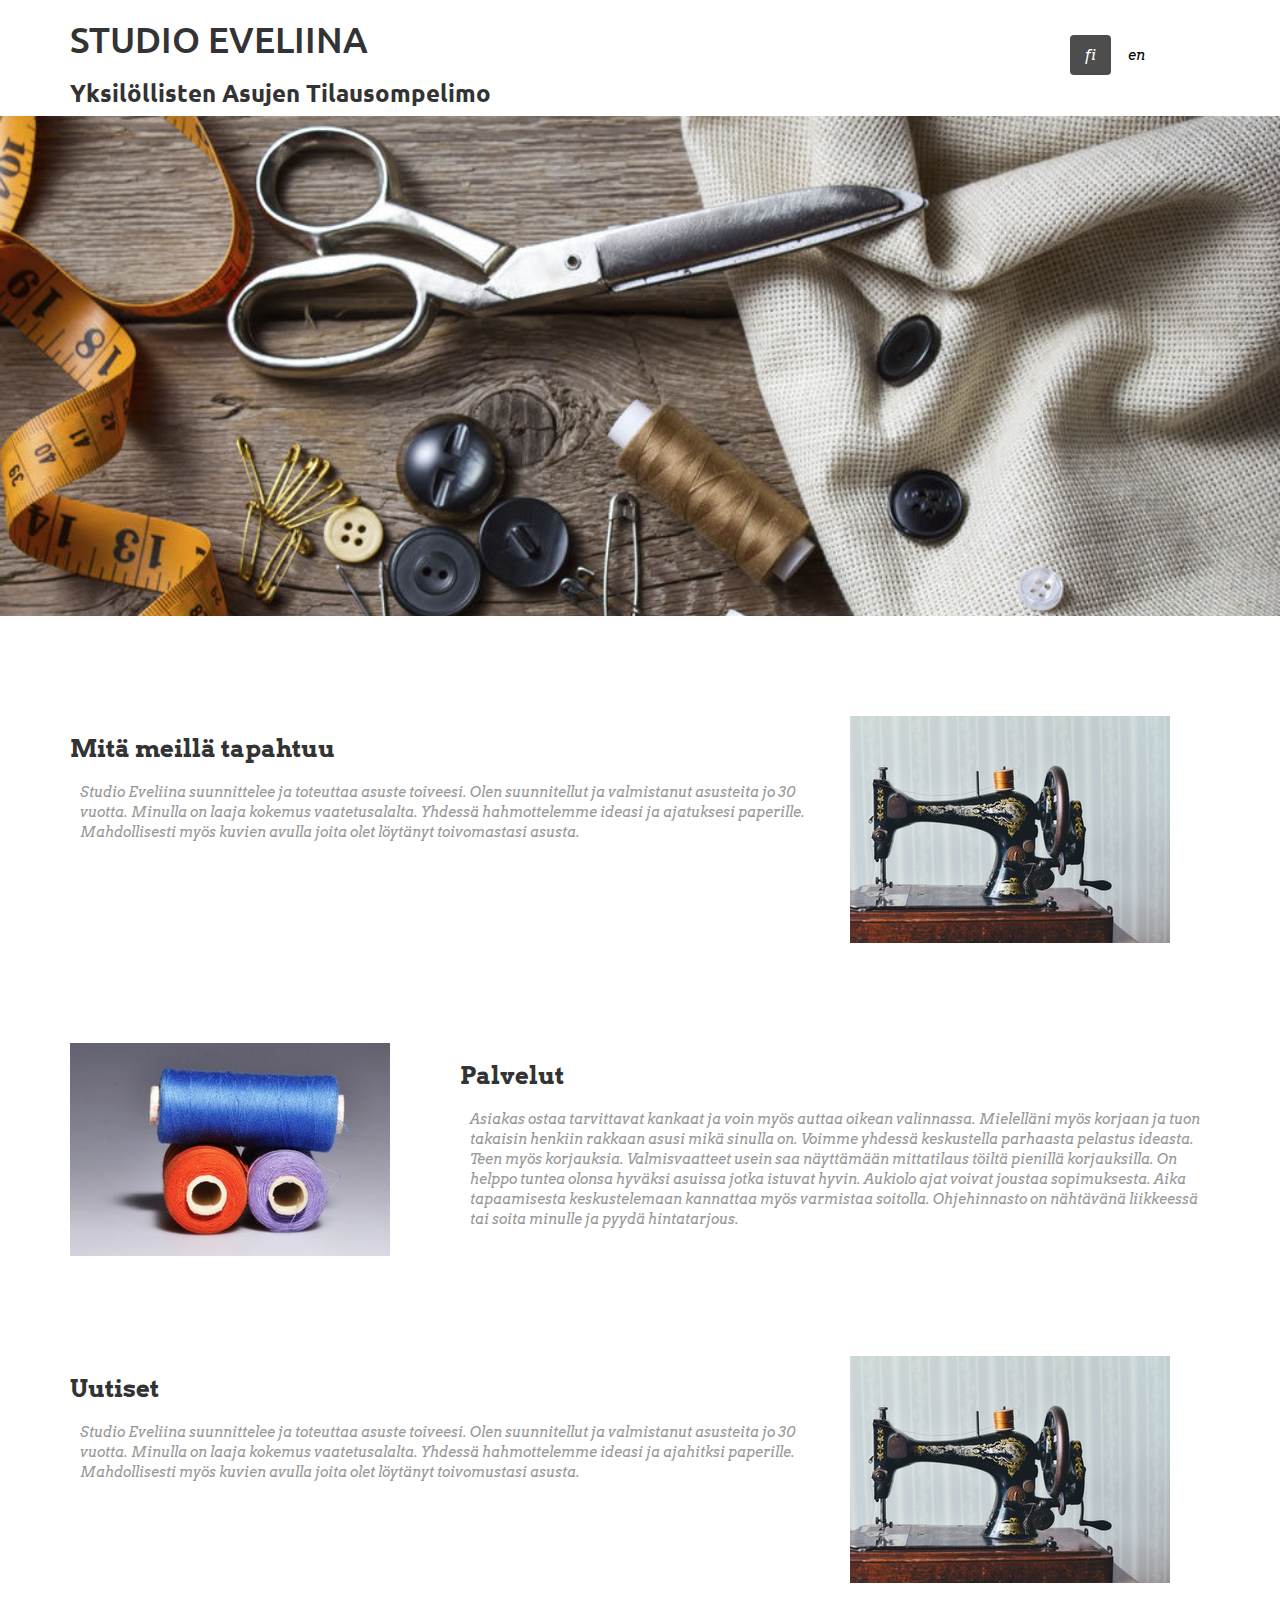
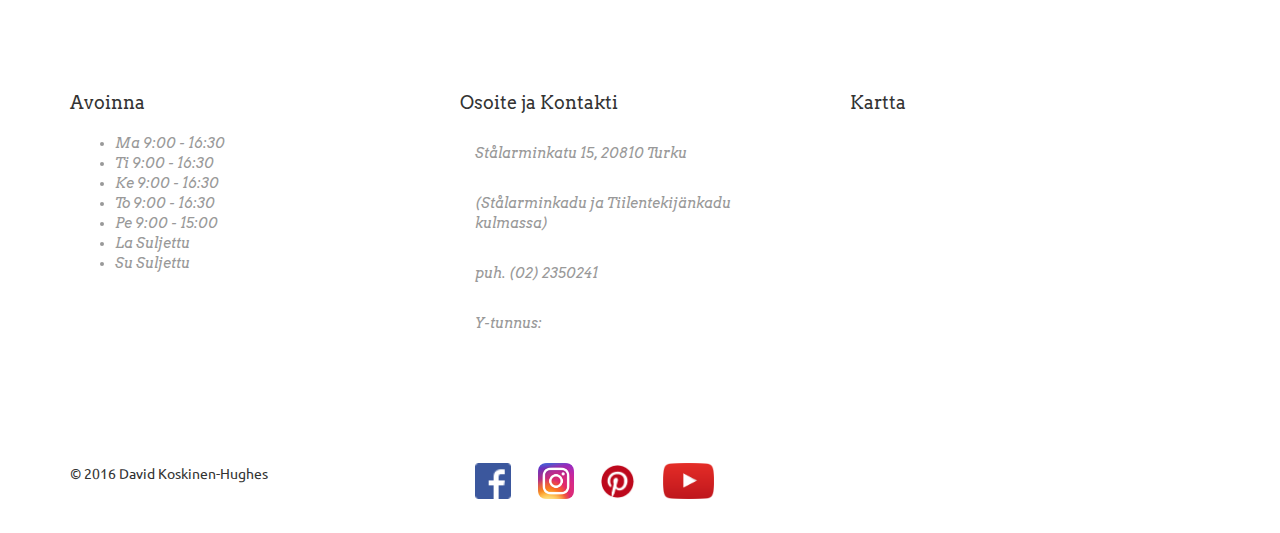
<file: index.html>
<!DOCTYPE html>
<html lang="en-us">
  <head>
    <meta charset="UTF-8">
    <title>Studio Eveliina by David Koskinen-Hughes</title>
    <meta name="viewport" content="width=device-width, initial-scale=1">
    <link rel="stylesheet" href="https://maxcdn.bootstrapcdn.com/bootstrap/3.3.7/css/bootstrap.min.css" integrity="sha384-BVYiiSIFeK1dGmJRAkycuHAHRg32OmUcww7on3RYdg4Va+PmSTsz/K68vbdEjh4u" crossorigin="anonymous">
    <link rel="stylesheet" type="text/css" href="style.css" media="screen">
    <link href="https://fonts.googleapis.com/css?family=Arvo|Ubuntu" rel="stylesheet">
  </head>
    <body>
      <header class="container">
        <div class="row">
          <div class="col-xs-12 col-sm-6 col-md-8"><h1>STUDIO EVELIINA</h1><h3>Yksilöllisten Asujen Tilausompelimo</h3></div>
          <nav class="col-xs-6 col-md-4 text-right">
            <ul class="nav nav-pills">
              <li role="presentation" class="active"><a href="index.html">fi</a></li>
              <li role="presentation"><a href="en.html">en</a></li>
            </ul>
          </nav>
        </div>
      </header>
      <section class="jumbotron">
        <div class="container">
          <div class="row text-center">
        
          </div>
        </div>
      </section>
      <section class="container">
        <div class="row">
          <div class="col-xs-12 col-sm-6 col-md-8">
            <h3>Mitä meillä tapahtuu</h3>
            <p>Studio Eveliina suunnittelee ja toteuttaa asuste toiveesi. Olen suunnitellut ja valmistanut asusteita jo 30 vuotta. Minulla on laaja kokemus vaatetusalalta. Yhdessä hahmottelemme ideasi ja ajatuksesi paperille. Mahdollisesti myös kuvien avulla joita olet löytänyt toivomastasi asusta.</p>
          </div>
          <figure class="col-xs-6 col-md-4">
            <img src="images/sawingmachine.jpeg">
          </figure> 
        </div>
      </section>
      <section class="container">
        <div class="row">
          <figure class="col-xs-6 col-md-4">
            <img src="images/yarn-thread-still-life-colors.jpeg">
          </figure> 
          <div class="col-xs-12 col-sm-6 col-md-8">
            <h3>Palvelut</h3>
            <p>Asiakas ostaa tarvittavat kankaat ja voin myös auttaa oikean valinnassa. Mielelläni myös korjaan ja tuon takaisin henkiin rakkaan asusi mikä sinulla on. Voimme yhdessä keskustella parhaasta pelastus ideasta. Teen myös korjauksia. Valmisvaatteet usein saa näyttämään mittatilaus töiltä pienillä korjauksilla. On helppo tuntea olonsa hyväksi asuissa jotka istuvat hyvin. Aukiolo ajat voivat joustaa sopimuksesta. Aika tapaamisesta keskustelemaan kannattaa myös varmistaa soitolla. Ohjehinnasto on nähtävänä liikkeessä tai soita minulle ja pyydä hintatarjous.</p>
          </div>
        </div>
      </section>
      <section class="container">
        <div class="row">
          <div class="col-xs-12 col-sm-6 col-md-8">
            <h3>Uutiset</h3>
            <p>Studio Eveliina suunnittelee ja toteuttaa asuste toiveesi. Olen suunnitellut ja valmistanut asusteita jo 30 vuotta. Minulla on laaja kokemus vaatetusalalta. Yhdessä hahmottelemme ideasi ja ajahitksi paperille. Mahdollisesti myös kuvien avulla joita olet löytänyt toivomustasi asusta.</p>
          </div>
          <figure class="col-xs-6 col-md-4">
            <img src="images/sawingmachine.jpeg">
          </figure> 
        </div>
      </section>
      <section class="container">
        <div class="row">
          <div class="col-xs-6 col-sm-4">
            <h4>Avoinna</h4>
            <article class="ope">
              <ul>
                <li>Ma 9:00 - 16:30</li>
                <li>Ti 9:00 - 16:30</li>
                <li>Ke 9:00 - 16:30</li>
                <li>To 9:00 - 16:30</li>
                <li>Pe 9:00 - 15:00</li>
                <li>La Suljettu</li>
                <li>Su Suljettu</li>
              </ul>
            </article>
          </div>
          <div class="col-xs-6 col-sm-4">
            <h4>Osoite ja Kontakti</h4>
            <article class="add">
              <p>Stålarminkatu 15, 20810 Turku</p>
              <p>(Stålarminkadu ja Tiilentekijänkadu kulmassa)</p>
              <p>puh. (02) 2350241</p>
              <p>Y-tunnus: </p>
            </article>
          </div>
          <div class="col-xs-6 col-sm-4">
            <h4>Kartta</h4>
            <article class="map">
              <iframe src="https://www.google.com/maps/embed?pb=!1m18!1m12!1m3!1d1968.3966696937384!2d22.253076116117363!3d60.43866688206066!2m3!1f0!2f0!3f0!3m2!1i1024!2i768!4f13.1!3m3!1m2!1s0x468c7704015a6fcd%3A0x6fbb9769de7a004c!2sStudio+Eveliina+(Yksil%C3%B6llisten+Asujen+Tilausompelimo)!5e0!3m2!1sen!2suk!4v1480526521221" frameborder="0" style="border:0" allowfullscreen></iframe>
            </article>
          </div>
        </div>  
      </section>
      <footer class="container">
        <div class="row">
          <span class="col-sm-4">&copy 2016 David Koskinen-Hughes</span>
          <div class="col-sm-8">
            <div class="col-sm-1"><a href="#"><img id="disp" src="images/FB-f-Logo__blue_29.png"></a></div>
            <div class="col-sm-1"><a href="#"><img id="disp" src="images/Instagram-v051916.png"></a></div>
            <div class="col-sm-1"><a href="#"><img id="disp" src="images/Pinterest-badge-36px.png"></a></div>
            <div class="col-sm-1"><a href="#"><img id="disp" src="images/YouTube-icon-full_color.png"></a></div>
          </div>
        </div>
      </footer>
    </body>
</file>
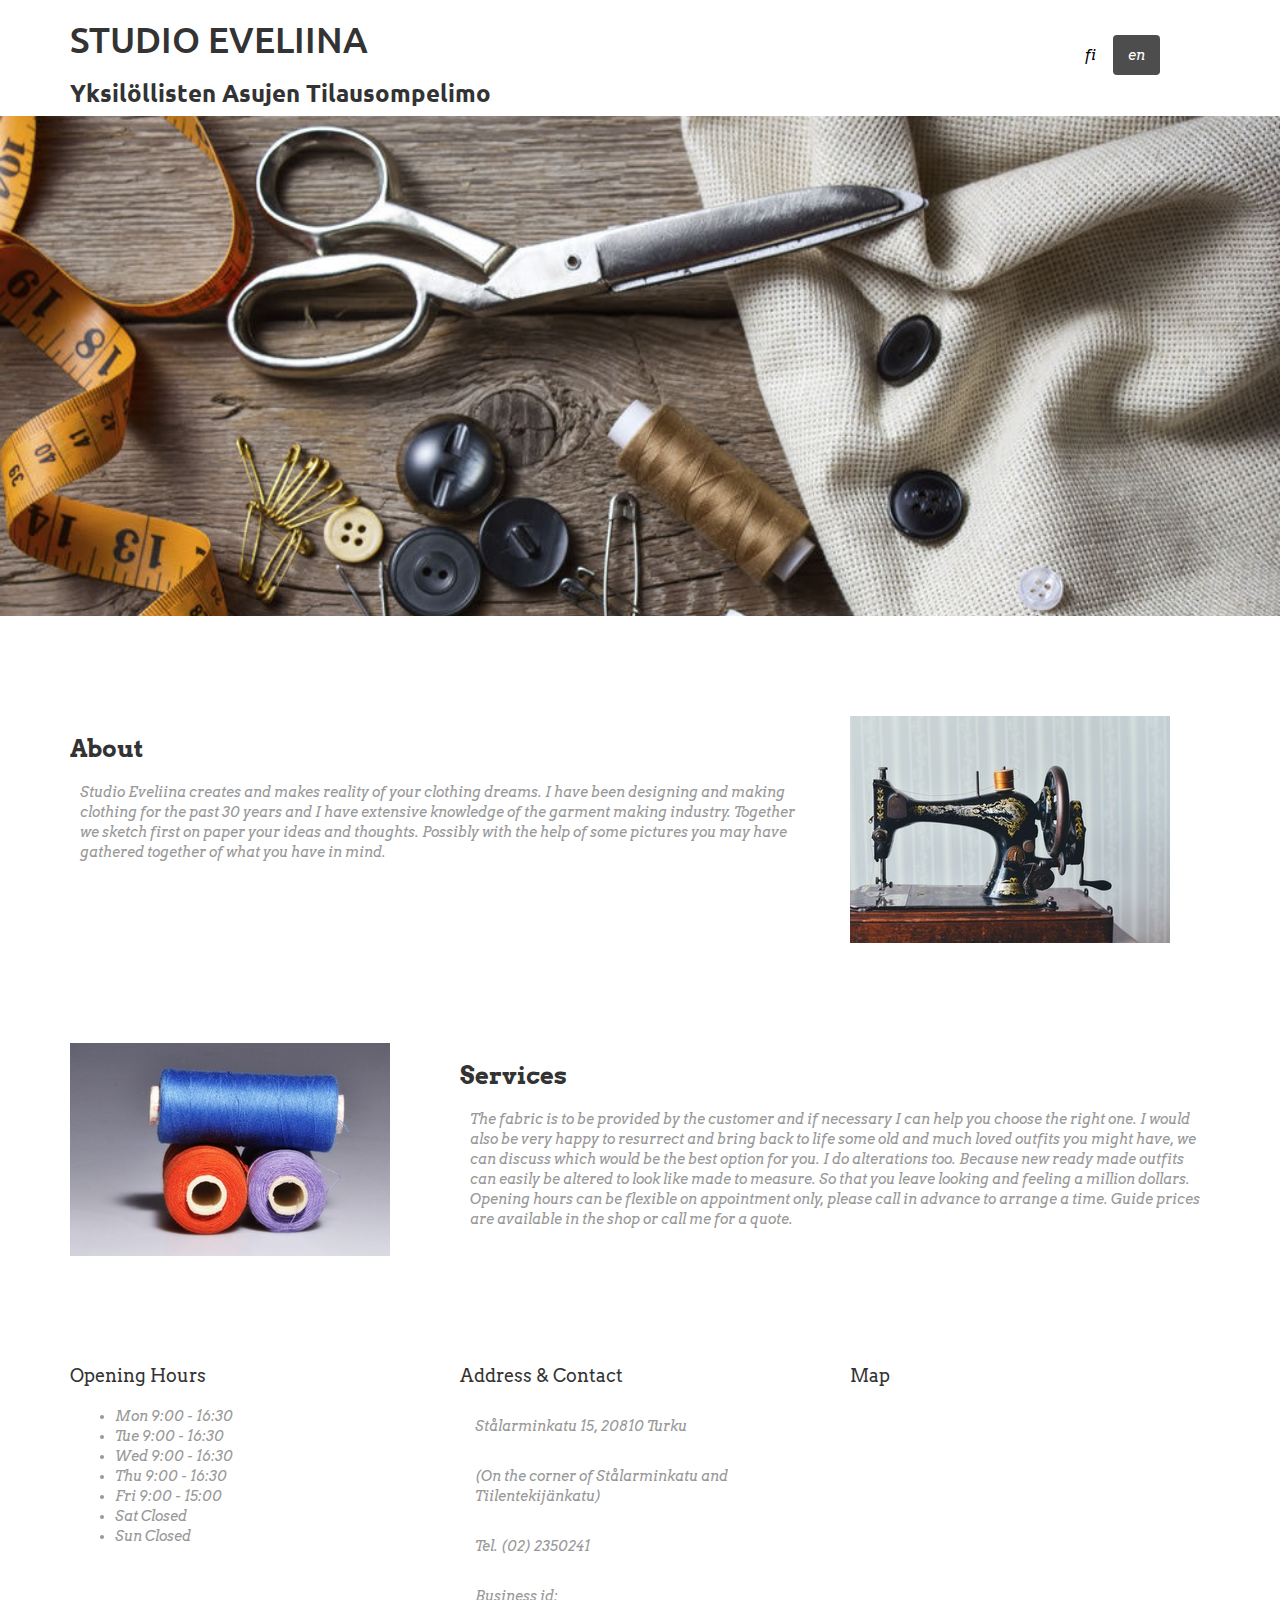
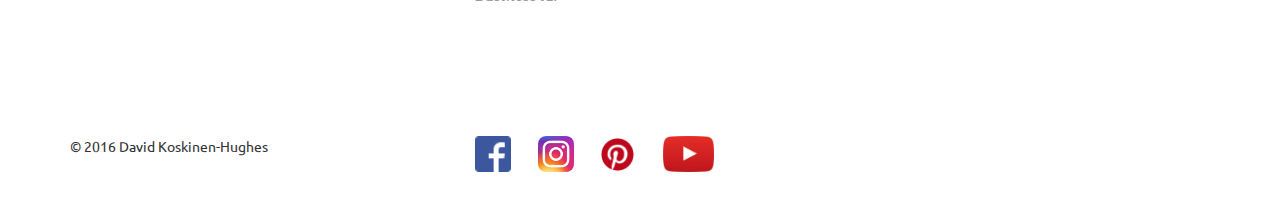
<file: en.html>
<!DOCTYPE html>
<html lang="en-us">
  <head>
    <meta charset="UTF-8">
    <title>Studio Eveliina by David Koskinen-Hughes</title>
    <meta name="viewport" content="width=device-width, initial-scale=1">
    <link rel="stylesheet" href="https://maxcdn.bootstrapcdn.com/bootstrap/3.3.7/css/bootstrap.min.css" integrity="sha384-BVYiiSIFeK1dGmJRAkycuHAHRg32OmUcww7on3RYdg4Va+PmSTsz/K68vbdEjh4u" crossorigin="anonymous">
    <link rel="stylesheet" type="text/css" href="style.css" media="screen">
    <link href="https://fonts.googleapis.com/css?family=Arvo|Ubuntu" rel="stylesheet">
  </head>
    <body>
      <header class="container">
        <div class="row">
          <div class="col-xs-12 col-sm-6 col-md-8"><h1>STUDIO EVELIINA</h1><h3>Yksilöllisten Asujen Tilausompelimo</h3></div>
          <nav class="col-xs-6 col-md-4 text-right">
            <ul class="nav nav-pills">
              <li role="presentation"><a href="index.html">fi</a></li>
              <li role="presentation" class="active"><a href="en.html">en</a></li>
            </ul>
          </nav>
        </div>
      </header>
      <section class="jumbotron">
        <div class="container">
          <div class="row text-center">
        
          </div>
        </div>
      </section>
      <section class="container">
        <div class="row">
          <div class="col-xs-12 col-sm-6 col-md-8">
            <h3>About</h3>
            <p>Studio Eveliina creates and makes reality of your clothing dreams. I have been designing and making clothing for the past 30 years and I have extensive knowledge of the garment making industry. Together we sketch first on paper your ideas and thoughts. Possibly with the help of some pictures you may have gathered together of what you have in mind.</p>
          </div>
          <figure class="col-xs-6 col-md-4">
            <img src="images/sawingmachine.jpeg">
          </figure> 
        </div>
      </section>
      <section class="container">
        <div class="row">
          <figure class="col-xs-6 col-md-4">
            <img src="images/yarn-thread-still-life-colors.jpeg">
          </figure> 
          <div class="col-xs-12 col-sm-6 col-md-8">
            <h3>Services</h3>
            <p>The fabric is to be provided by the customer and if necessary I can help you choose the right one. I would also be very happy to resurrect and bring back to life some old and much loved outfits you might have, we can discuss which would be the best option for you. I do alterations too. Because new ready made outfits can easily be altered to look like made to measure. So that you leave looking and feeling a million dollars. Opening hours can be flexible on appointment only, please call in advance to arrange a time. Guide prices are available in the shop or call me for a quote.</p>
          </div>
        </div>
      </section>
      <section class="container">
        <div class="row">
          <div class="col-xs-6 col-sm-4">
            <h4>Opening Hours</h4>
            <article class="ope">
              <ul>
                <li>Mon 9:00 - 16:30</li>
                <li>Tue 9:00 - 16:30</li>
                <li>Wed 9:00 - 16:30</li>
                <li>Thu 9:00 - 16:30</li>
                <li>Fri 9:00 - 15:00</li>
                <li>Sat Closed</li>
                <li>Sun Closed</li>
              </ul>
            </article>
          </div>
          <div class="col-xs-6 col-sm-4">
            <h4>Address &amp; Contact</h4>
            <article class="add">
              <p>Stålarminkatu 15, 20810 Turku</p>
              <p>(On the corner of Stålarminkatu and Tiilentekijänkatu)</p>
              <p>Tel. (02) 2350241</p>
              <p>Business id: </p>
            </article>
          </div>
          <div class="col-xs-6 col-sm-4">
            <h4>Map</h4>
            <article class="map">
              <iframe src="https://www.google.com/maps/embed?pb=!1m18!1m12!1m3!1d1968.3966696937384!2d22.253076116117363!3d60.43866688206066!2m3!1f0!2f0!3f0!3m2!1i1024!2i768!4f13.1!3m3!1m2!1s0x468c7704015a6fcd%3A0x6fbb9769de7a004c!2sStudio+Eveliina+(Yksil%C3%B6llisten+Asujen+Tilausompelimo)!5e0!3m2!1sen!2suk!4v1480526521221" frameborder="0" style="border:0" allowfullscreen></iframe>
            </article>
          </div>
        </div>  
      </section>
      <footer class="container">
        <div class="row">
          <span class="col-sm-4">&copy 2016 David Koskinen-Hughes</span>
          <div class="col-sm-8">
            <div class="col-sm-1"><a href="#"><img id="disp" src="images/FB-f-Logo__blue_29.png"></a></div>
            <div class="col-sm-1"><a href="#"><img id="disp" src="images/Instagram-v051916.png"></a></div>
            <div class="col-sm-1"><a href="#"><img id="disp" src="images/Pinterest-badge-36px.png"></a></div>
            <div class="col-sm-1"><a href="#"><img id="disp" src="images/YouTube-icon-full_color.png"></a></div>
          </div>
        </div>
      </footer>
    </body>
</file>
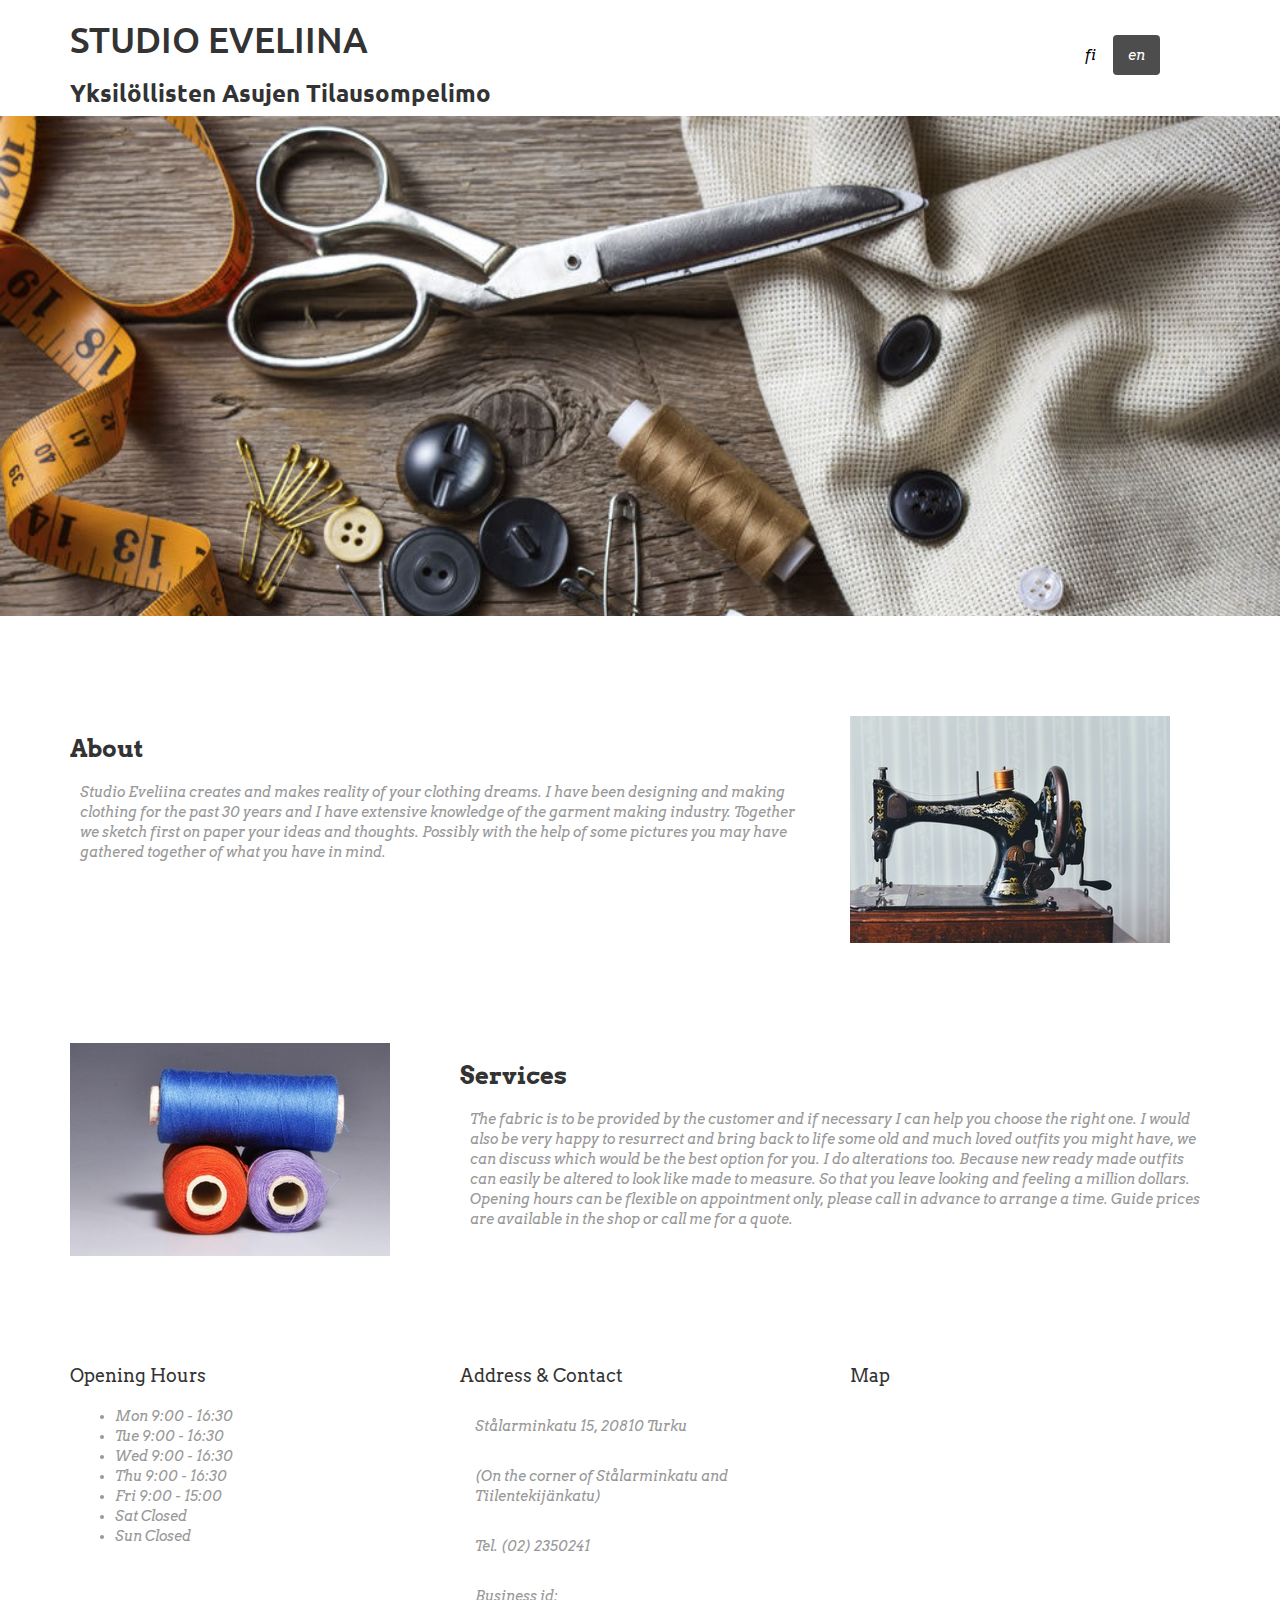
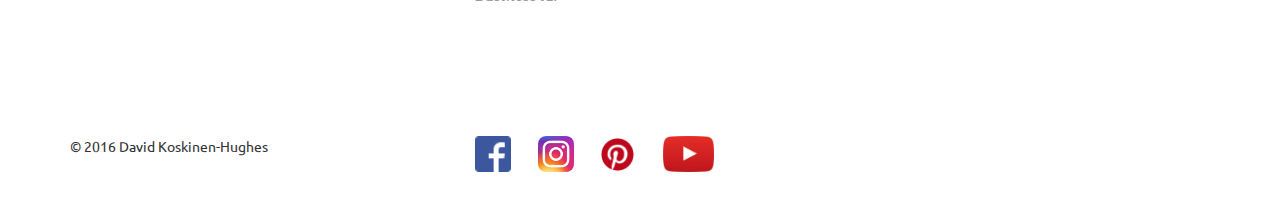
<file: index-en.html>
<!DOCTYPE html>
<html lang="en-us">
  <head>
    <meta charset="UTF-8">
    <title>Studio Eveliina by David Koskinen-Hughes</title>
    <meta name="viewport" content="width=device-width, initial-scale=1">
    <link rel="stylesheet" href="https://maxcdn.bootstrapcdn.com/bootstrap/3.3.7/css/bootstrap.min.css" integrity="sha384-BVYiiSIFeK1dGmJRAkycuHAHRg32OmUcww7on3RYdg4Va+PmSTsz/K68vbdEjh4u" crossorigin="anonymous">
    <link rel="stylesheet" type="text/css" href="style.css" media="screen">
    <link href="https://fonts.googleapis.com/css?family=Arvo|Ubuntu" rel="stylesheet">
  </head>
    <body>
      <header class="container">
        <div class="row">
          <div class="col-xs-12 col-sm-6 col-md-8"><h1>STUDIO EVELIINA</h1><h3>Yksilöllisten Asujen Tilausompelimo</h3></div>
          <nav class="col-xs-6 col-md-4 text-right">
            <ul class="nav nav-pills">
              <li role="presentation"><a href="index.html">fi</a></li>
              <li role="presentation" class="active"><a href="index-en.html">en</a></li>
            </ul>
          </nav>
        </div>
      </header>
      <section class="jumbotron">
        <div class="container">
          <div class="row text-center">
        
          </div>
        </div>
      </section>
      <section class="container">
        <div class="row">
          <div class="col-xs-12 col-sm-6 col-md-8">
            <h3>About</h3>
            <p>Studio Eveliina creates and makes reality of your clothing dreams. I have been designing and making clothing for the past 30 years and I have extensive knowledge of the garment making industry. Together we sketch first on paper your ideas and thoughts. Possibly with the help of some pictures you may have gathered together of what you have in mind.</p>
          </div>
          <figure class="col-xs-6 col-md-4">
            <img src="images/sawingmachine.jpeg">
          </figure> 
        </div>
      </section>
      <section class="container">
        <div class="row">
          <figure class="col-xs-6 col-md-4">
            <img src="images/yarn-thread-still-life-colors.jpeg">
          </figure> 
          <div class="col-xs-12 col-sm-6 col-md-8">
            <h3>Services</h3>
            <p>The fabric is to be provided by the customer and if necessary I can help you choose the right one. I would also be very happy to resurrect and bring back to life some old and much loved outfits you might have, we can discuss which would be the best option for you. I do alterations too. Because new ready made outfits can easily be altered to look like made to measure. So that you leave looking and feeling a million dollars. Opening hours can be flexible on appointment only, please call in advance to arrange a time. Guide prices are available in the shop or call me for a quote.</p>
          </div>
        </div>
      </section>
      <section class="container">
        <div class="row">
          <div class="col-xs-6 col-sm-4">
            <h4>Opening Hours</h4>
            <article class="ope">
              <ul>
                <li>Mon 9:00 - 16:30</li>
                <li>Tue 9:00 - 16:30</li>
                <li>Wed 9:00 - 16:30</li>
                <li>Thu 9:00 - 16:30</li>
                <li>Fri 9:00 - 15:00</li>
                <li>Sat Closed</li>
                <li>Sun Closed</li>
              </ul>
            </article>
          </div>
          <div class="col-xs-6 col-sm-4">
            <h4>Address &amp; Contact</h4>
            <article class="add">
              <p>Stålarminkatu 15, 20810 Turku</p>
              <p>(On the corner of Stålarminkatu and Tiilentekijänkatu)</p>
              <p>Tel. (02) 2350241</p>
              <p>Business id: </p>
            </article>
          </div>
          <div class="col-xs-6 col-sm-4">
            <h4>Map</h4>
            <article class="map">
              <iframe src="https://www.google.com/maps/embed?pb=!1m18!1m12!1m3!1d1968.3966696937384!2d22.253076116117363!3d60.43866688206066!2m3!1f0!2f0!3f0!3m2!1i1024!2i768!4f13.1!3m3!1m2!1s0x468c7704015a6fcd%3A0x6fbb9769de7a004c!2sStudio+Eveliina+(Yksil%C3%B6llisten+Asujen+Tilausompelimo)!5e0!3m2!1sen!2suk!4v1480526521221" frameborder="0" style="border:0" allowfullscreen></iframe>
            </article>
          </div>
        </div>  
      </section>
      <footer class="container">
        <div class="row">
          <span class="col-sm-4">&copy 2016 David Koskinen-Hughes</span>
          <div class="col-sm-8">
            <div class="col-sm-1"><a href="#"><img id="disp" src="images/FB-f-Logo__blue_29.png"></a></div>
            <div class="col-sm-1"><a href="#"><img id="disp" src="images/Instagram-v051916.png"></a></div>
            <div class="col-sm-1"><a href="#"><img id="disp" src="images/Pinterest-badge-36px.png"></a></div>
            <div class="col-sm-1"><a href="#"><img id="disp" src="images/YouTube-icon-full_color.png"></a></div>
          </div>
        </div>
      </footer>
    </body>
</file>
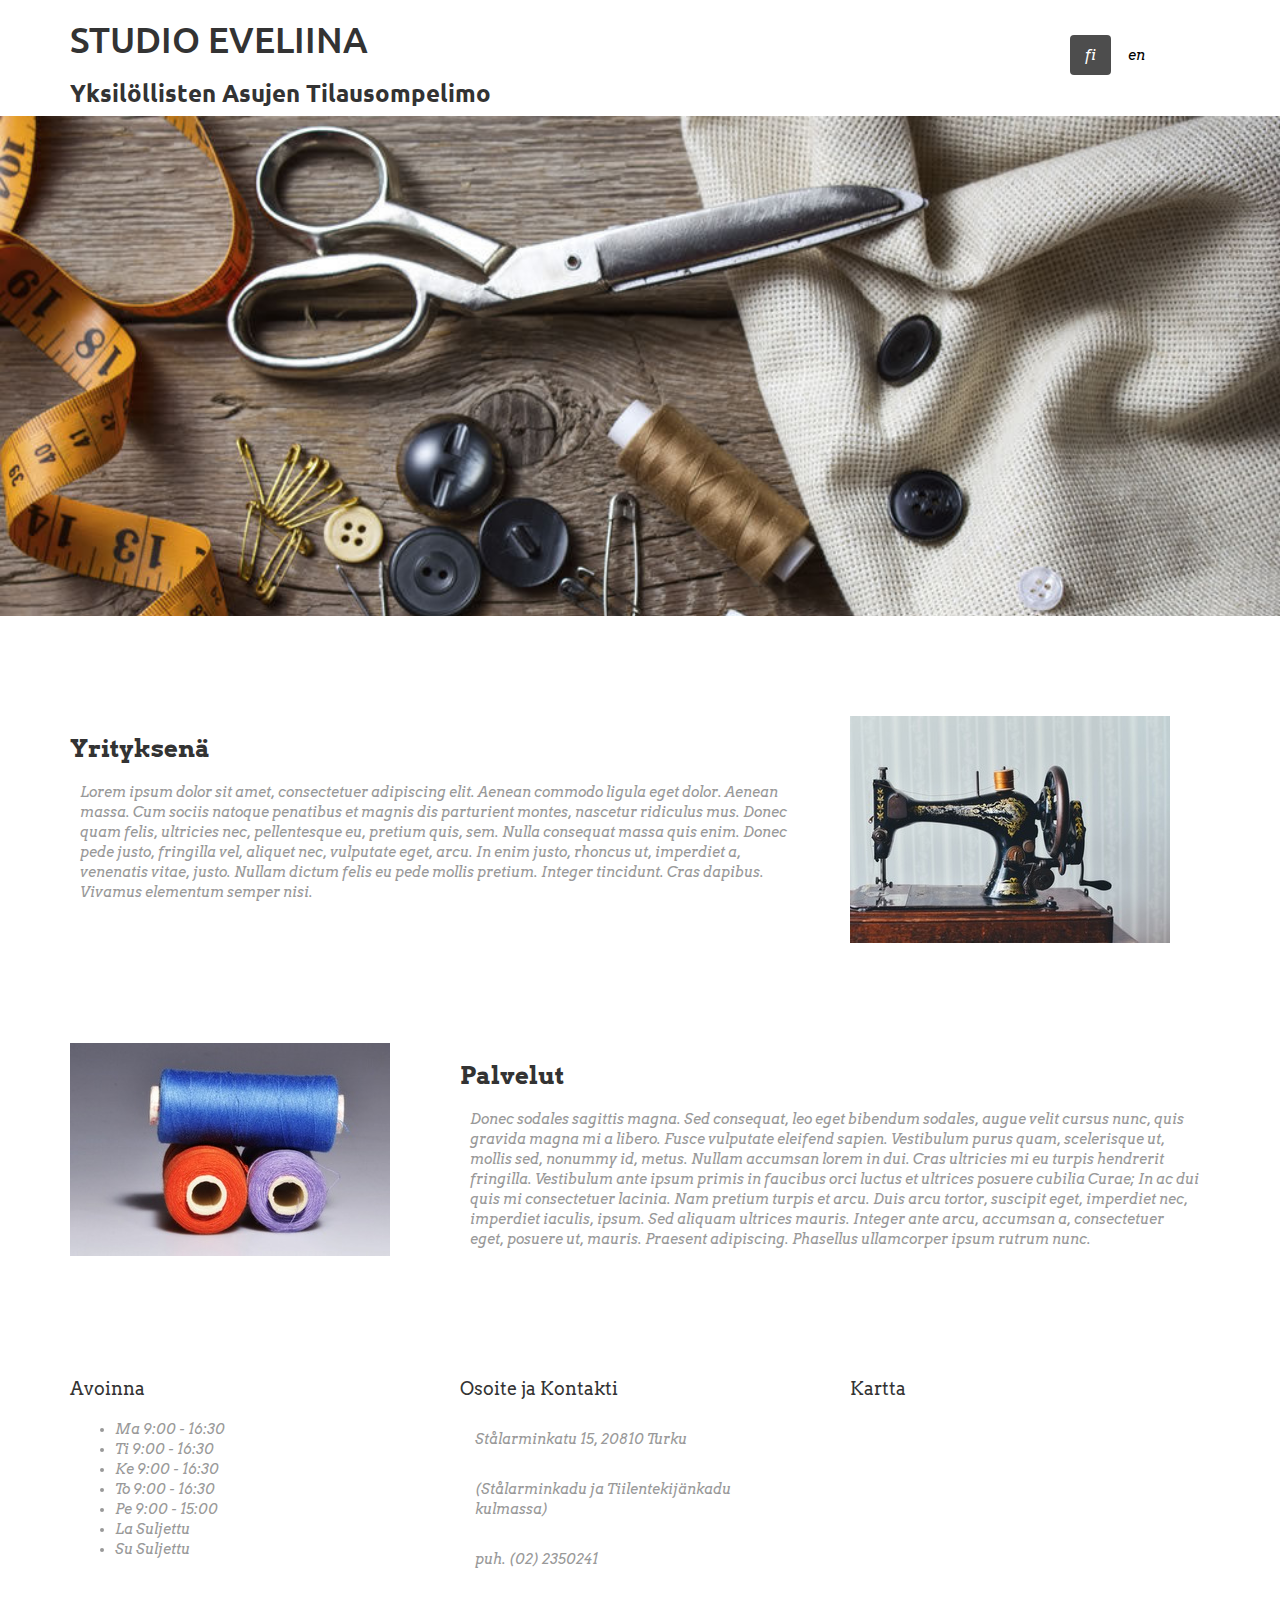
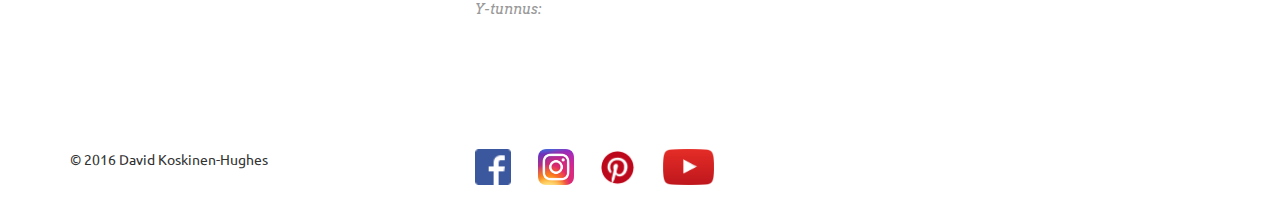
<file: index-fi.html>
<!DOCTYPE html>
<html lang="en-us">
  <head>
    <meta charset="UTF-8">
    <title>Studio Eveliina by David Koskinen-Hughes</title>
    <meta name="viewport" content="width=device-width, initial-scale=1">
    <link rel="stylesheet" href="https://maxcdn.bootstrapcdn.com/bootstrap/3.3.7/css/bootstrap.min.css" integrity="sha384-BVYiiSIFeK1dGmJRAkycuHAHRg32OmUcww7on3RYdg4Va+PmSTsz/K68vbdEjh4u" crossorigin="anonymous">
    <link rel="stylesheet" type="text/css" href="style.css" media="screen">
    <link href="https://fonts.googleapis.com/css?family=Arvo|Ubuntu" rel="stylesheet">
  </head>
    <body>
      <header class="container">
        <div class="row">
          <div class="col-xs-12 col-sm-6 col-md-8"><h1>STUDIO EVELIINA</h1><h3>Yksilöllisten Asujen Tilausompelimo</h3></div>
          <nav class="col-xs-6 col-md-4 text-right">
            <ul class="nav nav-pills">
              <li role="presentation" class="active"><a href="index-fi.html">fi</a></li>
              <li role="presentation"><a href="index-en.html">en</a></li>
            </ul>
          </nav>
        </div>
      </header>
      <section class="jumbotron">
        <div class="container">
          <div class="row text-center">
        
          </div>
        </div>
      </section>
      <section class="container">
        <div class="row">
          <div class="col-xs-12 col-sm-6 col-md-8">
            <h3>Yrityksenä</h3>
            <p>Lorem ipsum dolor sit amet, consectetuer adipiscing elit. Aenean commodo ligula eget dolor. Aenean massa. Cum sociis natoque penatibus et magnis dis parturient montes, nascetur ridiculus mus. Donec quam felis, ultricies nec, pellentesque eu, pretium quis, sem. Nulla consequat massa quis enim. Donec pede justo, fringilla vel, aliquet nec, vulputate eget, arcu. In enim justo, rhoncus ut, imperdiet a, venenatis vitae, justo. Nullam dictum felis eu pede mollis pretium. Integer tincidunt. Cras dapibus. Vivamus elementum semper nisi.</p>
          </div>
          <figure class="col-xs-6 col-md-4">
            <img src="images/sawingmachine.jpeg">
          </figure> 
        </div>
      </section>
      <section class="container">
        <div class="row">
          <figure class="col-xs-6 col-md-4">
            <img src="images/yarn-thread-still-life-colors.jpeg">
          </figure> 
          <div class="col-xs-12 col-sm-6 col-md-8">
            <h3>Palvelut</h3>
            <p>Donec sodales sagittis magna. Sed consequat, leo eget bibendum sodales, augue velit cursus nunc, quis gravida magna mi a libero. Fusce vulputate eleifend sapien. Vestibulum purus quam, scelerisque ut, mollis sed, nonummy id, metus. Nullam accumsan lorem in dui. Cras ultricies mi eu turpis hendrerit fringilla. Vestibulum ante ipsum primis in faucibus orci luctus et ultrices posuere cubilia Curae; In ac dui quis mi consectetuer lacinia. Nam pretium turpis et arcu. Duis arcu tortor, suscipit eget, imperdiet nec, imperdiet iaculis, ipsum. Sed aliquam ultrices mauris. Integer ante arcu, accumsan a, consectetuer eget, posuere ut, mauris. Praesent adipiscing. Phasellus ullamcorper ipsum rutrum nunc.</p>
          </div>
        </div>
      </section>
      <section class="container">
        <div class="row">
          <div class="col-xs-6 col-sm-4">
            <h4>Avoinna</h4>
            <article class="ope">
              <ul>
                <li>Ma 9:00 - 16:30</li>
                <li>Ti 9:00 - 16:30</li>
                <li>Ke 9:00 - 16:30</li>
                <li>To 9:00 - 16:30</li>
                <li>Pe 9:00 - 15:00</li>
                <li>La Suljettu</li>
                <li>Su Suljettu</li>
              </ul>
            </article>
          </div>
          <div class="col-xs-6 col-sm-4">
            <h4>Osoite ja Kontakti</h4>
            <article class="add">
              <p>Stålarminkatu 15, 20810 Turku</p>
              <p>(Stålarminkadu ja Tiilentekijänkadu kulmassa)</p>
              <p>puh. (02) 2350241</p>
              <p>Y-tunnus: </p>
            </article>
          </div>
          <div class="col-xs-6 col-sm-4">
            <h4>Kartta</h4>
            <article class="map">
              <iframe src="https://www.google.com/maps/embed?pb=!1m18!1m12!1m3!1d1968.3966696937384!2d22.253076116117363!3d60.43866688206066!2m3!1f0!2f0!3f0!3m2!1i1024!2i768!4f13.1!3m3!1m2!1s0x468c7704015a6fcd%3A0x6fbb9769de7a004c!2sStudio+Eveliina+(Yksil%C3%B6llisten+Asujen+Tilausompelimo)!5e0!3m2!1sen!2suk!4v1480526521221" frameborder="0" style="border:0" allowfullscreen></iframe>
            </article>
          </div>
        </div>  
      </section>
      <footer class="container">
        <div class="row">
          <span class="col-sm-4">&copy 2016 David Koskinen-Hughes</span>
          <div class="col-sm-8">
            <div class="col-sm-1"><a href="#"><img id="disp" src="images/FB-f-Logo__blue_29.png"></a></div>
            <div class="col-sm-1"><a href="#"><img id="disp" src="images/Instagram-v051916.png"></a></div>
            <div class="col-sm-1"><a href="#"><img id="disp" src="images/Pinterest-badge-36px.png"></a></div>
            <div class="col-sm-1"><a href="#"><img id="disp" src="images/YouTube-icon-full_color.png"></a></div>
          </div>
        </div>
      </footer>
    </body>
</file>
<file: style.css>
header, footer {
  font-family: 'Ubuntu', sans-serif;
}
ul.nav {
	padding: 35px 0px 0px 220px;
  font-family: 'Arvo', serif;
}
.nav-pills > li > a {
  border-radius: 4px;
  color: #000000;
}
.nav-pills > li + li {
  margin-left: 2px;
}
.nav-pills > li.active > a,
.nav-pills > li.active > a:hover,
.nav-pills > li.active > a:focus {
  color: #ffffff;
  background-color: #4d4d4d;
}
.jumbotron {
  display: flex;
  align-items: center;
  background-image: url('images/jumbotron.jpeg');
  background-size: cover;
  height: 500px;
}
section.container {
  margin: 100px auto 100px auto;
  font-family: 'Arvo', serif;
}
h3, h4.container {
  font-weight: bolder;
}
p, li {
  font-style: italic;
  color: #999999;
}
p {
  padding: 10px 10px 10px 10px;
}
footer {
  height: 70px;
}
#disp {
  display: block;
  margin-left: auto;
  margin-right: auto;
  height: 36px;
}
.ope, .add, .map {
  padding: 10px 5px 10px 5px;
}
</file>
